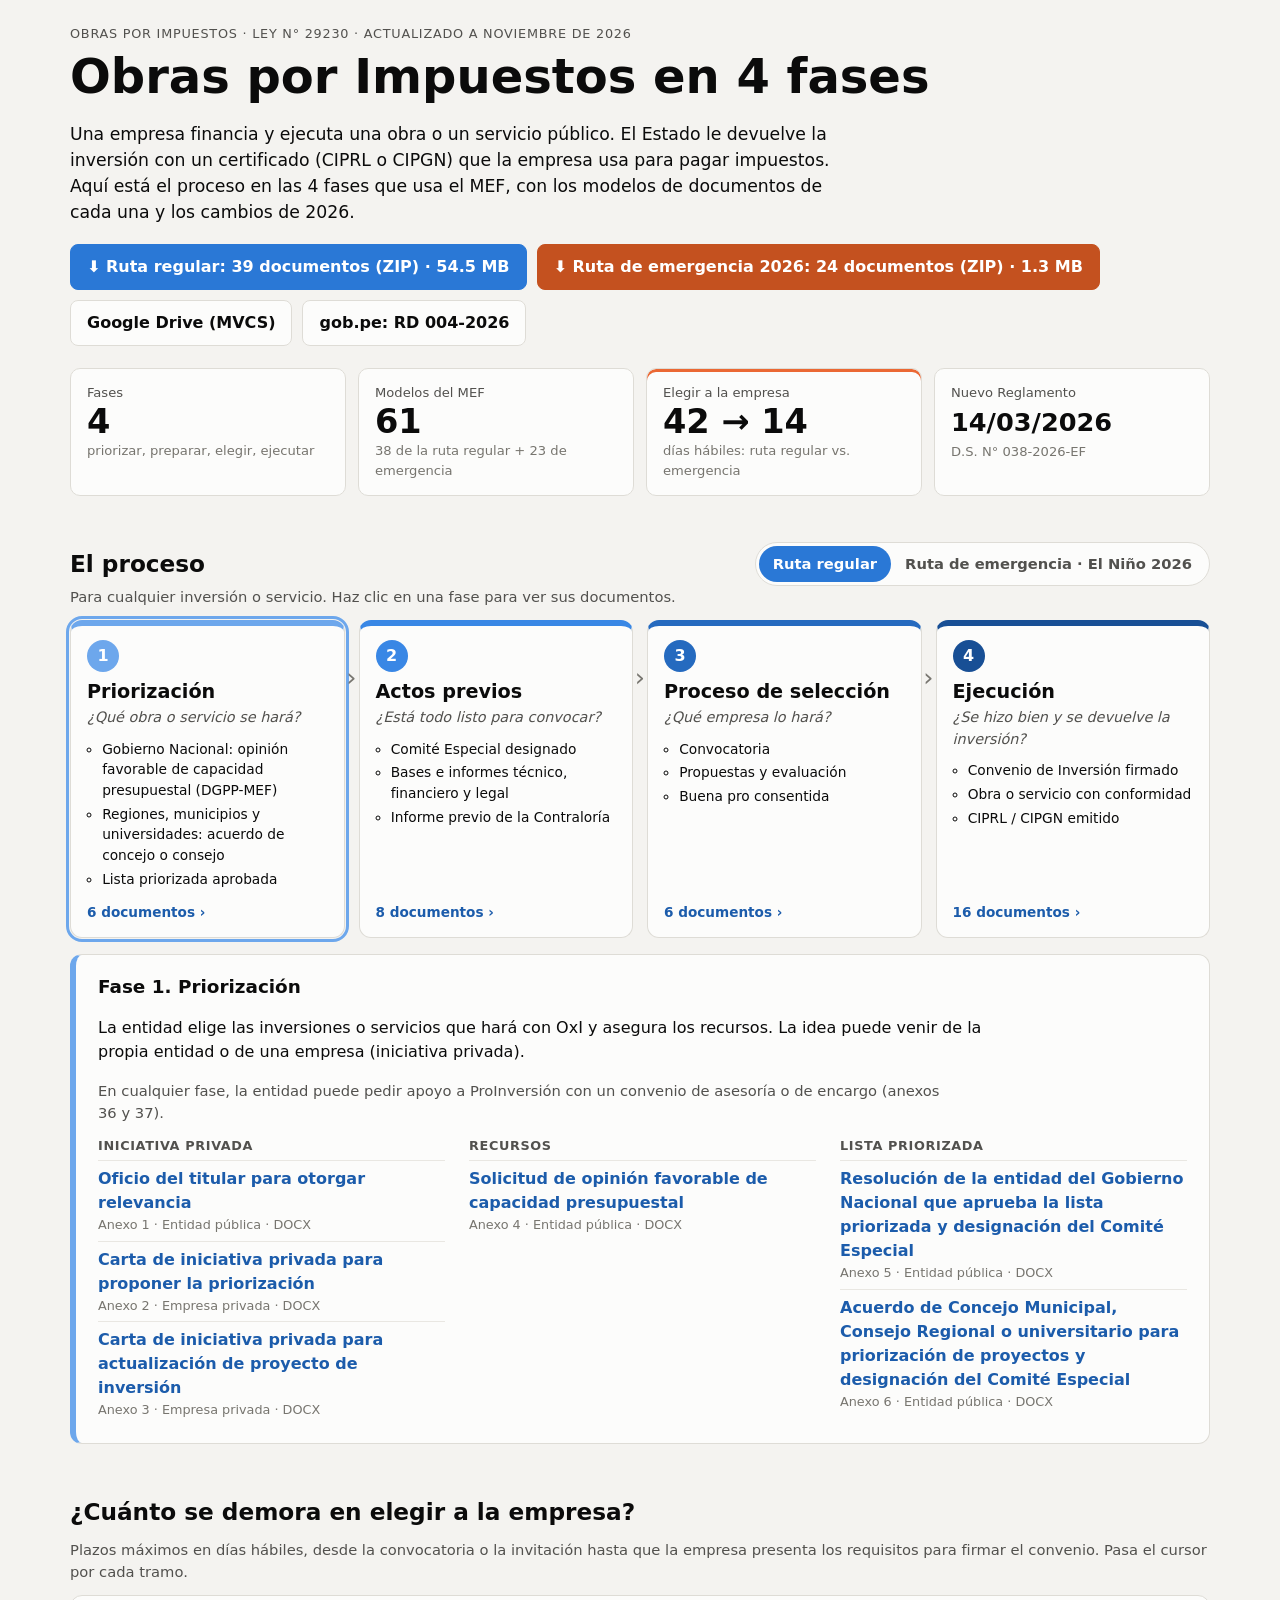
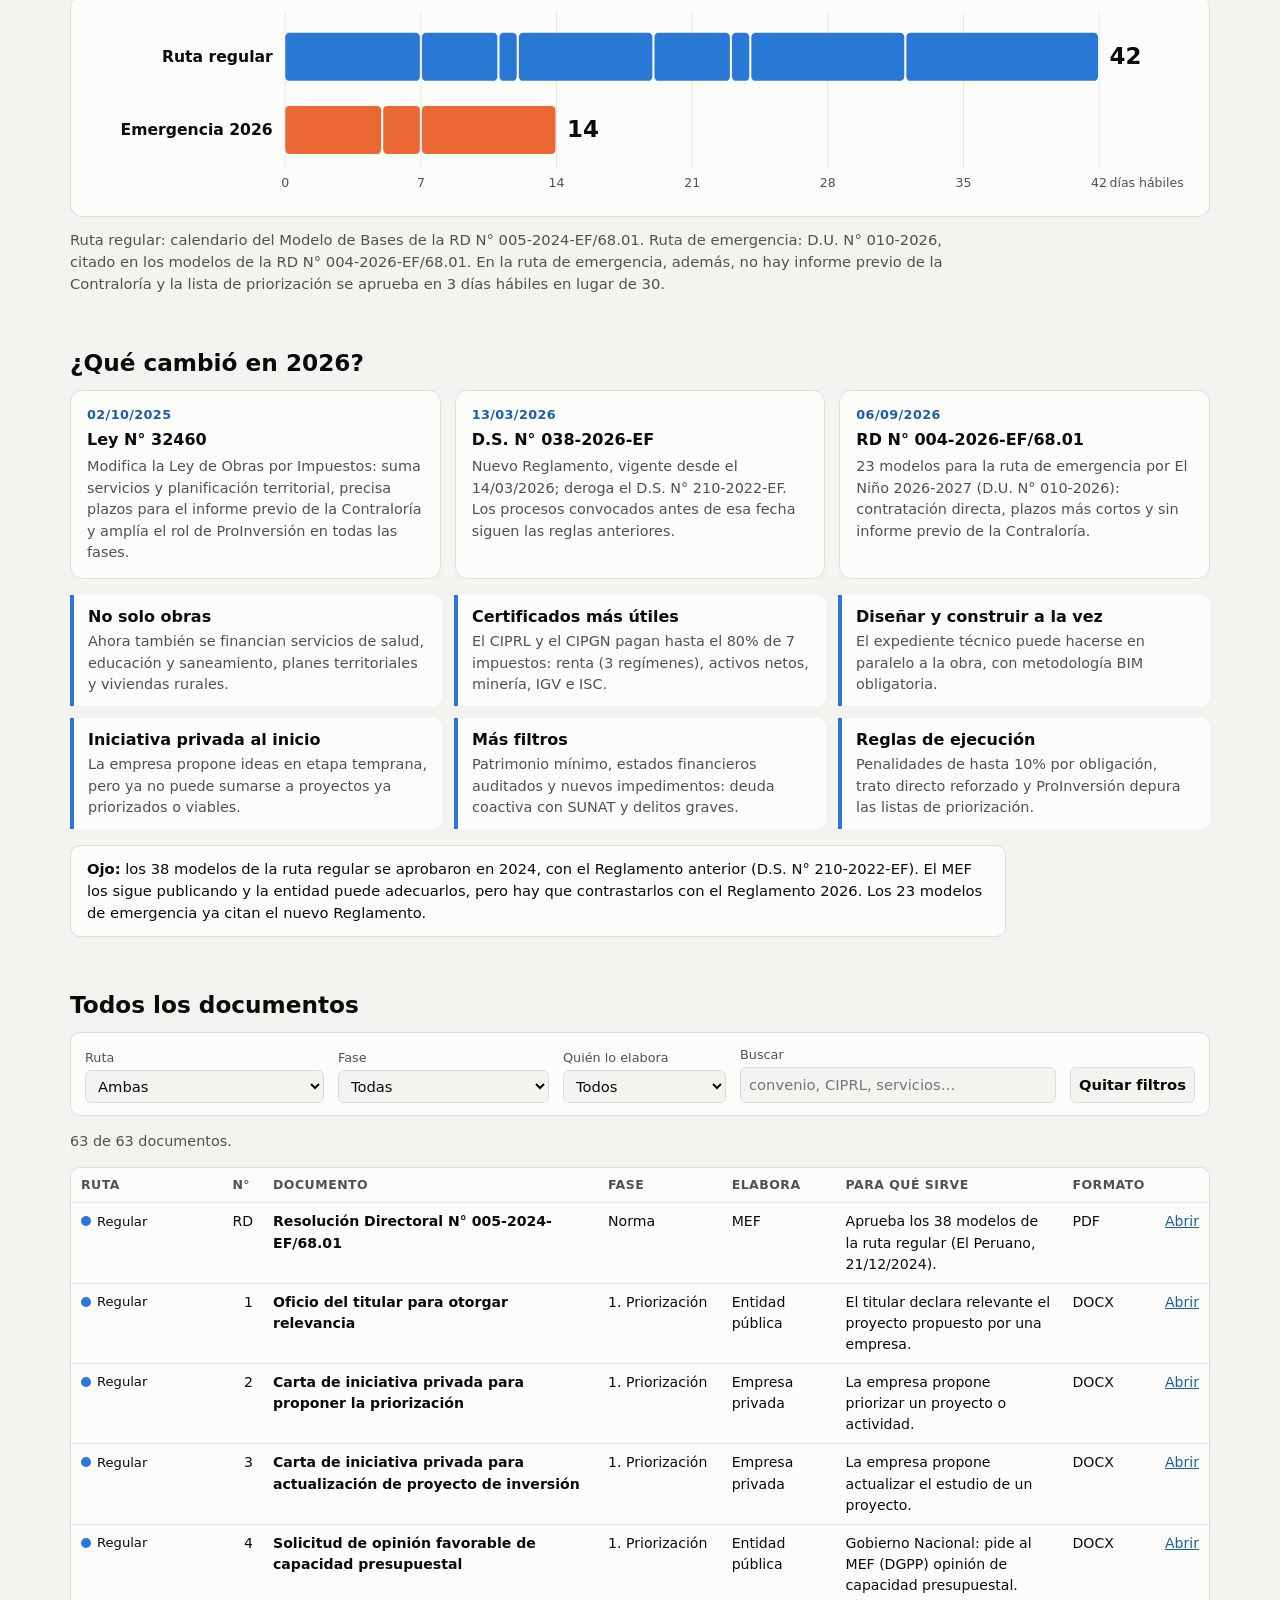
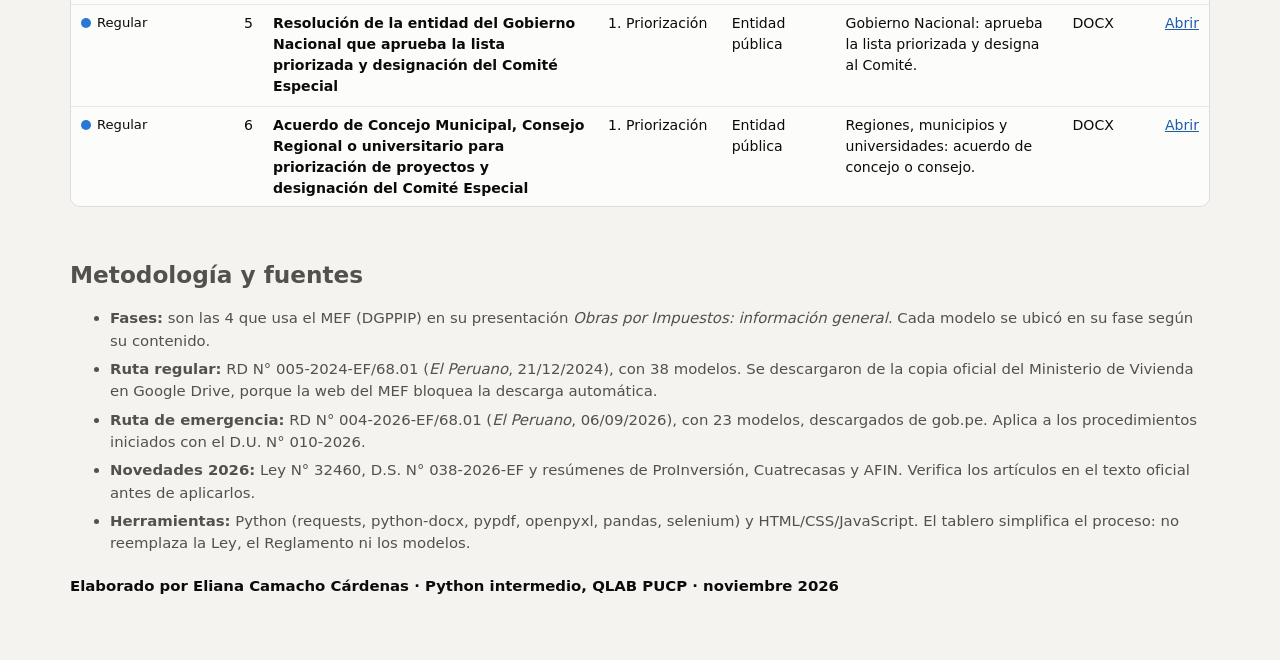
<file: index.html>
<!DOCTYPE html>
<html lang="es"><head><meta charset="utf-8">
<meta http-equiv="refresh" content="0; url=web/">
<title>Obras por Impuestos en 4 fases (actualizado 2026)</title></head>
<body><p>Redirigiendo al <a href="web/">tablero interactivo</a>…</p></body></html>
</file>
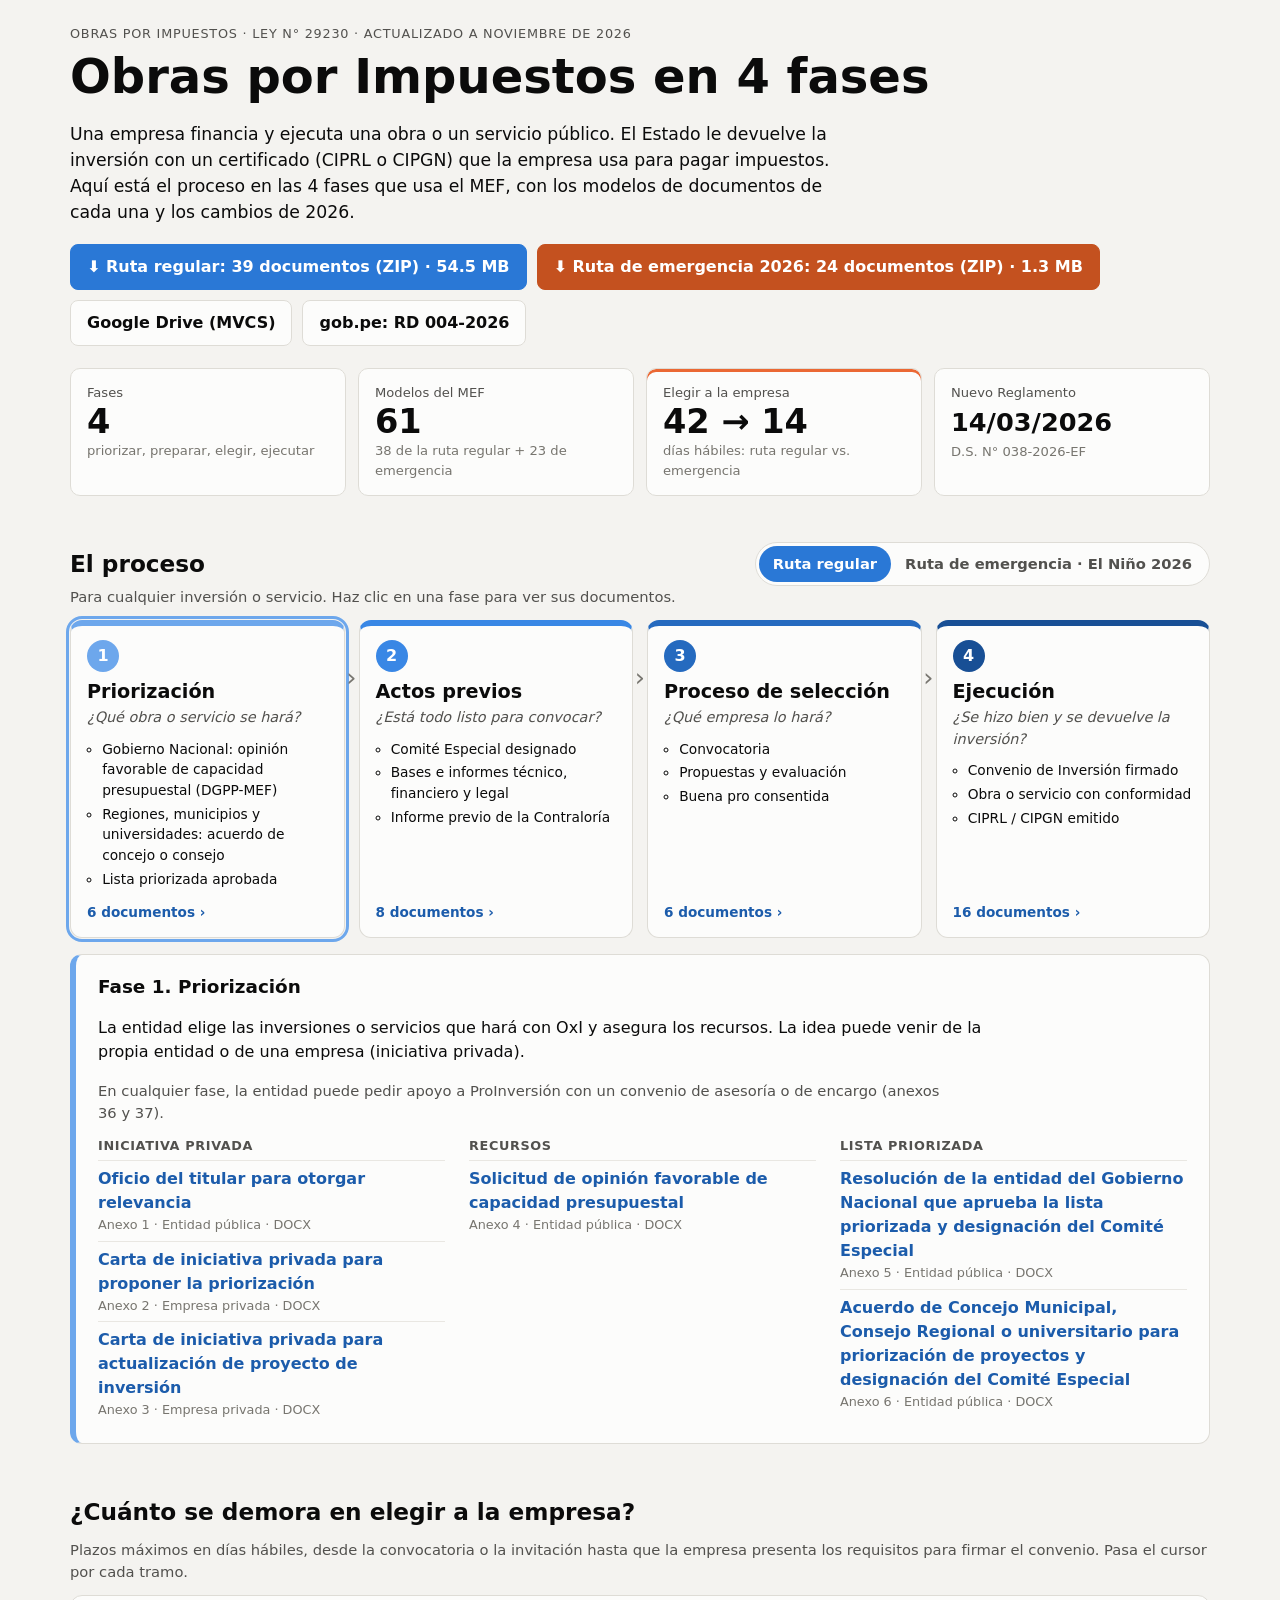
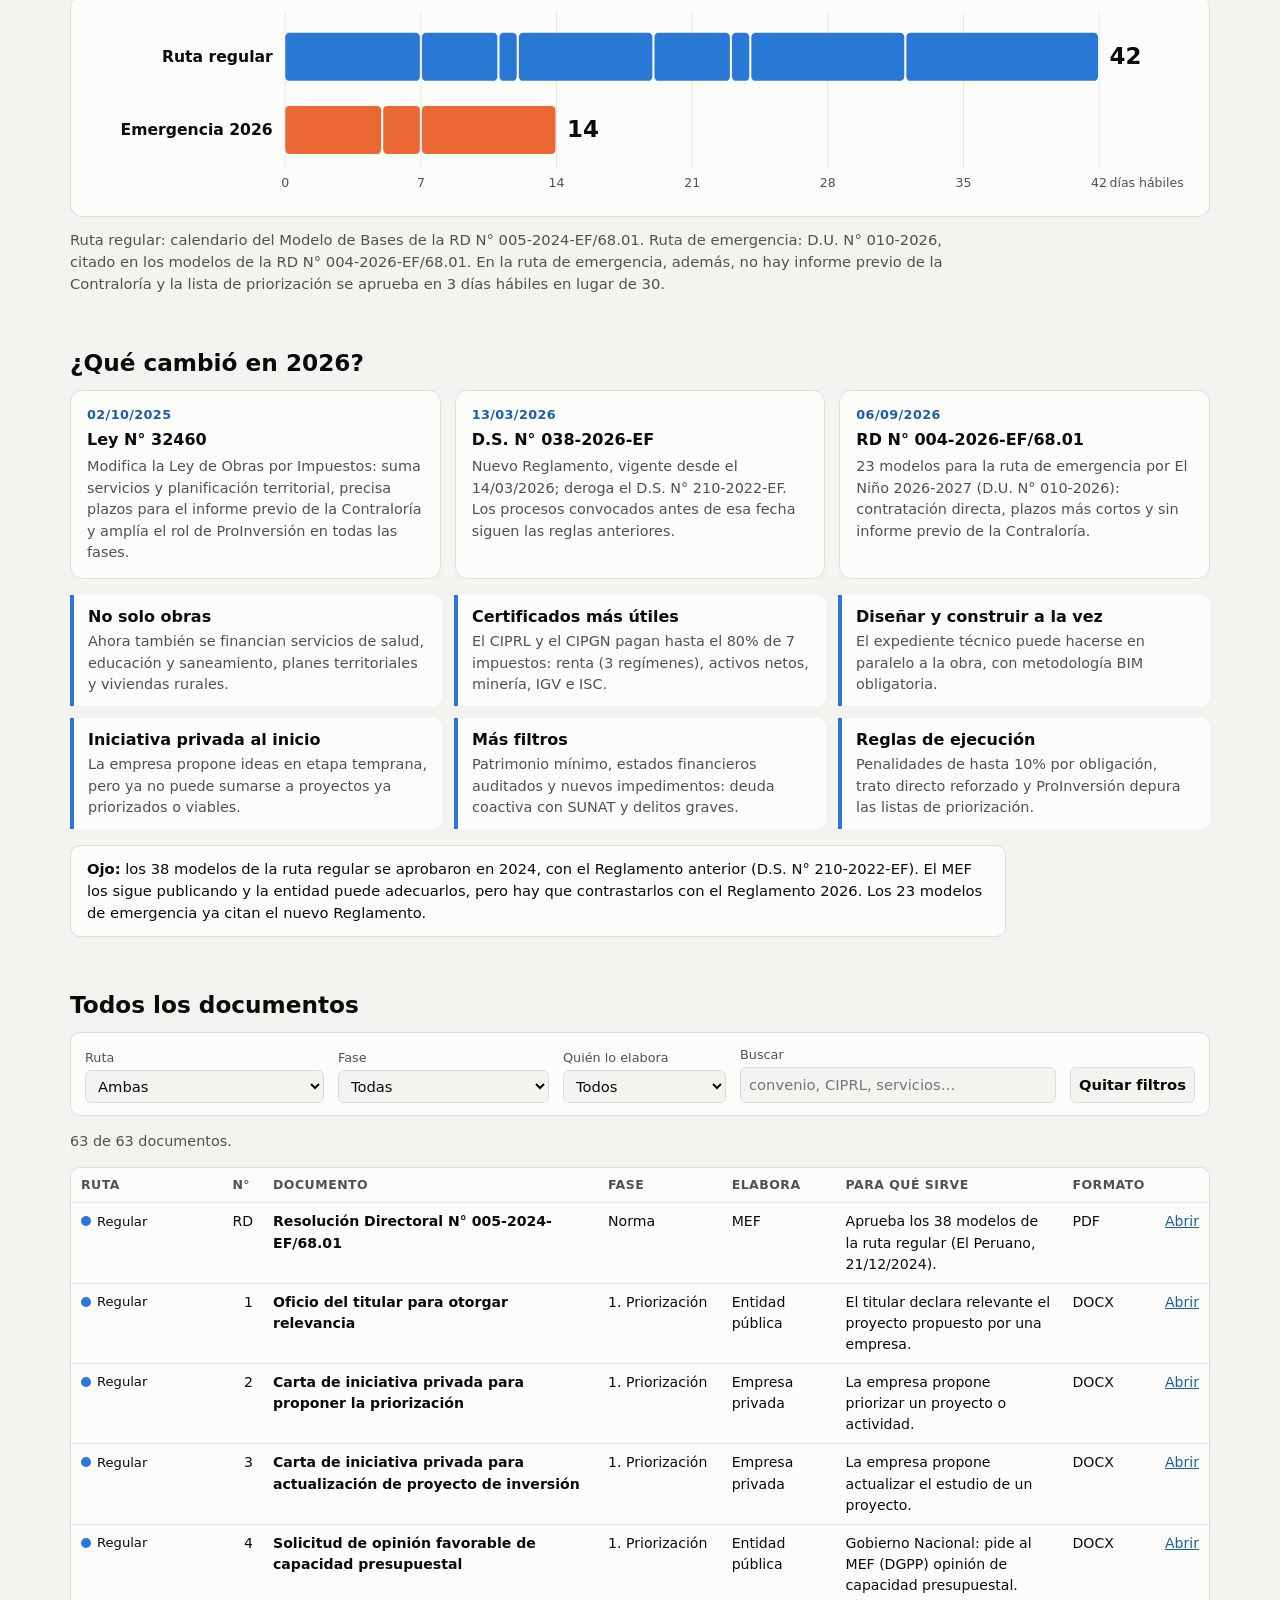
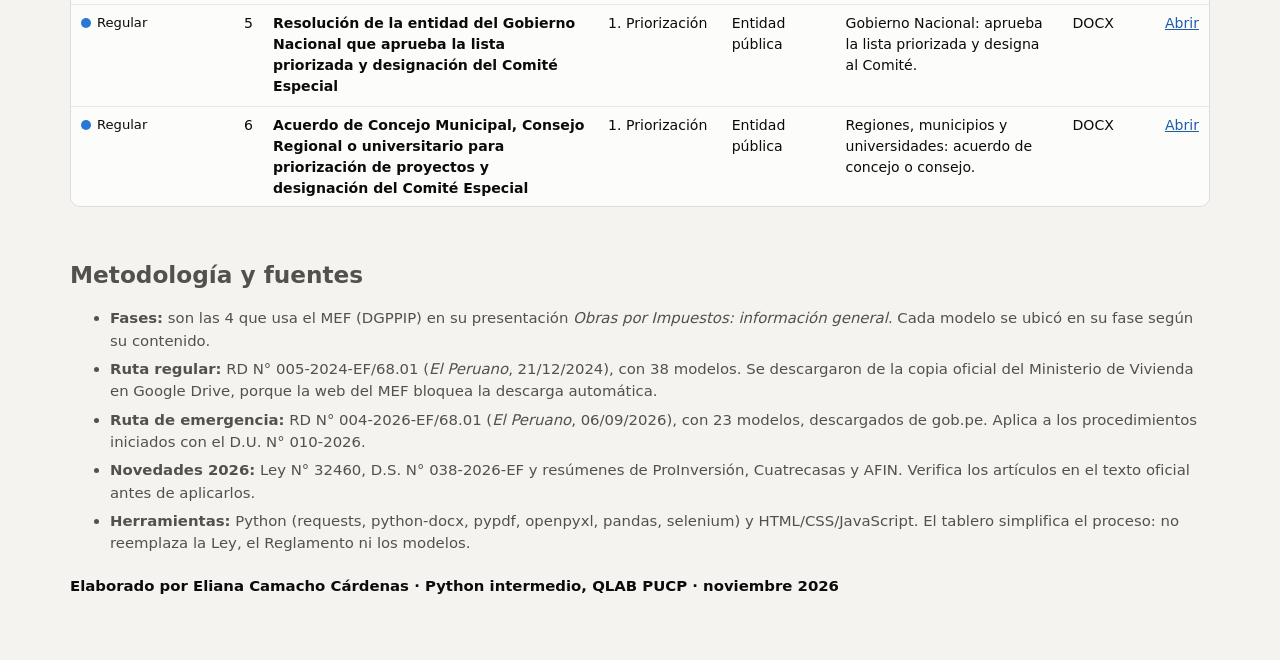
<file: web/index.html>
<!DOCTYPE html>
<html lang="es">
<head>
<meta charset="utf-8">
<meta name="viewport" content="width=device-width, initial-scale=1">
<title>Obras por Impuestos en 4 fases · actualizado 2026</title>
<meta name="description" content="El proceso de Obras por Impuestos simplificado en 4 fases, actualizado con el Reglamento 2026 y la ruta de emergencia por El Niño. Descarga los 61 modelos del MEF.">
<meta property="og:title" content="Obras por Impuestos en 4 fases (actualizado 2026)">
<meta property="og:description" content="Ruta regular y ruta de emergencia El Niño 2026: fases, plazos, novedades y los 61 modelos del MEF para descargar.">
<link rel="stylesheet" href="assets/estilo.css">
<script src="data/proceso.js"></script>
</head>
<body>
<div class="viz-root">

<header class="portada">
  <p class="antetitulo">Obras por Impuestos · Ley N° 29230 · actualizado a noviembre de 2026</p>
  <h1>Obras por Impuestos en 4 fases</h1>
  <p class="contexto">Una empresa financia y ejecuta una obra o un servicio público. El Estado le devuelve la inversión con un certificado (CIPRL o CIPGN) que la empresa usa para pagar impuestos. Aquí está el proceso en las 4 fases que usa el MEF, con los modelos de documentos de cada una y los cambios de 2026.</p>
  <div class="descargas">
    <a class="boton principal" id="zip-regular" href="#" download>⬇ Ruta regular: 39 documentos (ZIP)</a>
    <a class="boton principal naranja" id="zip-emergencia" href="#" download>⬇ Ruta de emergencia 2026: 24 documentos (ZIP)</a>
    <a class="boton" href="https://sites.google.com/vivienda.gob.pe/mvcs-oxi/documentos-oxi-estandarizados" target="_blank" rel="noopener">Google Drive (MVCS)</a>
    <a class="boton" href="https://www.gob.pe/institucion/mef/normas-legales/8563340-004-2026-ef-68-01" target="_blank" rel="noopener">gob.pe: RD 004-2026</a>
  </div>
</header>

<section class="kpis" aria-label="Cifras clave">
  <div class="kpi"><span class="kpi-et">Fases</span><span class="kpi-val">4</span><span class="kpi-sub">priorizar, preparar, elegir, ejecutar</span></div>
  <div class="kpi"><span class="kpi-et">Modelos del MEF</span><span class="kpi-val">61</span><span class="kpi-sub">38 de la ruta regular + 23 de emergencia</span></div>
  <div class="kpi destacado"><span class="kpi-et">Elegir a la empresa</span><span class="kpi-val">42 → 14</span><span class="kpi-sub">días hábiles: ruta regular vs. emergencia</span></div>
  <div class="kpi"><span class="kpi-et">Nuevo Reglamento</span><span class="kpi-val kpi-txt">14/03/2026</span><span class="kpi-sub">D.S. N° 038-2026-EF</span></div>
</section>

<section id="proceso">
  <div class="cabecera-seccion">
    <h2>El proceso</h2>
    <div class="segmentos" role="group" aria-label="Ruta">
      <button type="button" data-ruta="regular" aria-pressed="true">Ruta regular</button>
      <button type="button" data-ruta="emergencia" aria-pressed="false">Ruta de emergencia · El Niño 2026</button>
    </div>
  </div>
  <p class="ayuda" id="ayuda-ruta"></p>
  <ol class="fases" id="fases"></ol>
  <article class="detalle" id="detalle" aria-live="polite"></article>
</section>

<section id="comparacion">
  <h2>¿Cuánto se demora en elegir a la empresa?</h2>
  <p class="ayuda">Plazos máximos en días hábiles, desde la convocatoria o la invitación hasta que la empresa presenta los requisitos para firmar el convenio. Pasa el cursor por cada tramo.</p>
  <div class="tarjeta"><div id="g-comparacion" class="grafico"></div></div>
  <p class="nota">Ruta regular: calendario del Modelo de Bases de la RD N° 005-2024-EF/68.01. Ruta de emergencia: D.U. N° 010-2026, citado en los modelos de la RD N° 004-2026-EF/68.01. En la ruta de emergencia, además, no hay informe previo de la Contraloría y la lista de priorización se aprueba en 3 días hábiles en lugar de 30.</p>
</section>

<section id="novedades">
  <h2>¿Qué cambió en 2026?</h2>
  <ol class="linea-tiempo" id="linea-tiempo"></ol>
  <div class="cambios" id="cambios"></div>
  <p class="aviso"><b>Ojo:</b> los 38 modelos de la ruta regular se aprobaron en 2024, con el Reglamento anterior (D.S. N° 210-2022-EF). El MEF los sigue publicando y la entidad puede adecuarlos, pero hay que contrastarlos con el Reglamento 2026. Los 23 modelos de emergencia ya citan el nuevo Reglamento.</p>
</section>

<section id="catalogo">
  <h2>Todos los documentos</h2>
  <div class="filtros" role="region" aria-label="Filtros">
    <label>Ruta <select id="f-juego"><option value="">Ambas</option><option value="regular">Regular (RD 005-2024)</option><option value="emergencia">Emergencia (RD 004-2026)</option></select></label>
    <label>Fase <select id="f-fase"><option value="">Todas</option></select></label>
    <label>Quién lo elabora <select id="f-elabora"><option value="">Todos</option></select></label>
    <label class="ancho">Buscar <input id="f-texto" type="search" placeholder="convenio, CIPRL, servicios…" autocomplete="off"></label>
    <button id="f-limpiar" type="button">Quitar filtros</button>
  </div>
  <p class="resumen-filtro" id="resumen-filtro" aria-live="polite"></p>
  <div class="tabla-envoltura">
    <table class="tabla" id="tabla">
      <thead><tr><th>Ruta</th><th>N°</th><th>Documento</th><th>Fase</th><th>Elabora</th><th>Para qué sirve</th><th>Formato</th><th></th></tr></thead>
      <tbody></tbody>
    </table>
  </div>
</section>

<section id="metodo" class="metodo">
  <h2>Metodología y fuentes</h2>
  <ul>
    <li><b>Fases:</b> son las 4 que usa el MEF (DGPPIP) en su presentación <i>Obras por Impuestos: información general</i>. Cada modelo se ubicó en su fase según su contenido.</li>
    <li><b>Ruta regular:</b> RD N° 005-2024-EF/68.01 (<i>El Peruano</i>, 21/12/2024), con 38 modelos. Se descargaron de la copia oficial del Ministerio de Vivienda en Google Drive, porque la web del MEF bloquea la descarga automática.</li>
    <li><b>Ruta de emergencia:</b> RD N° 004-2026-EF/68.01 (<i>El Peruano</i>, 06/09/2026), con 23 modelos, descargados de gob.pe. Aplica a los procedimientos iniciados con el D.U. N° 010-2026.</li>
    <li><b>Novedades 2026:</b> Ley N° 32460, D.S. N° 038-2026-EF y resúmenes de ProInversión, Cuatrecasas y AFIN. Verifica los artículos en el texto oficial antes de aplicarlos.</li>
    <li><b>Herramientas:</b> Python (requests, python-docx, pypdf, openpyxl, pandas, selenium) y HTML/CSS/JavaScript. El tablero simplifica el proceso: no reemplaza la Ley, el Reglamento ni los modelos.</li>
  </ul>
  <p class="firma">Elaborado por Eliana Camacho Cárdenas · Python intermedio, QLAB PUCP · noviembre 2026</p>
</section>

<div class="tooltip" id="tooltip" role="tooltip" hidden></div>
</div>
<script src="assets/app.js"></script>
</body>
</html>
</file>
<file: web/assets/estilo.css>
.viz-root {
  color-scheme: light;
  --surface-0: #f4f3f0; --surface-1: #fcfcfb; --borde: #dedcd6; --grid: #e9e7e2;
  --text-primary: #0b0b0b; --text-secondary: #52514e; --text-muted: #77756f;
  --series-1: #2a78d6;           /* ruta regular */
  --series-2: #eb6834;           /* ruta de emergencia */
  --boton-2: #c4511f;
  --acento: #1c5cab;
  /* rampa ordinal azul para las 4 fases */
  --f1: #6da7ec; --f2: #3987e5; --f3: #256abf; --f4: #184f95;
}
@media (prefers-color-scheme: dark) {
  :root:where(:not([data-theme="light"])) .viz-root {
    color-scheme: dark;
    --surface-0: #121211; --surface-1: #1a1a19; --borde: #34332f; --grid: #2a2a27;
    --text-primary: #f0efec; --text-secondary: #c3c2b7; --text-muted: #9a998f;
    --series-1: #3987e5; --series-2: #d95926; --boton-2: #d95926; --acento: #86b6ef;
    --f1: #256abf; --f2: #3987e5; --f3: #5598e7; --f4: #86b6ef;
  }
}
* { box-sizing: border-box; }
body { margin: 0; background: #f4f3f0; }
@media (prefers-color-scheme: dark) { body { background: #121211; } }
.viz-root {
  background: var(--surface-0); color: var(--text-primary);
  font: 16px/1.5 system-ui, -apple-system, "Segoe UI", Roboto, sans-serif;
  max-width: 1180px; margin: 0 auto; padding: 24px 20px 48px;
}
a { color: var(--acento); }
h1 { font-size: clamp(1.9rem, 4.5vw, 3rem); line-height: 1.1; margin: .15em 0 .4em; }
h2 { font-size: 1.45rem; margin: 2.2em 0 .4em; }
h3 { font-size: 1.15rem; margin: 0 0 .3em; }
h4 { font-size: .8rem; text-transform: uppercase; letter-spacing: .05em; color: var(--text-secondary); margin: 0 0 .4em; }
.antetitulo { text-transform: uppercase; letter-spacing: .06em; font-size: .8rem; color: var(--text-secondary); margin: 0; }
.contexto { font-size: 1.08rem; max-width: 70ch; }
.ayuda, .sub, .nota { color: var(--text-secondary); font-size: .92rem; margin: 0 0 .8em; }
.nota { margin-top: .8em; max-width: 95ch; }
.descargas { display: flex; flex-wrap: wrap; gap: 10px; margin: 18px 0 6px; }
.boton { display: inline-block; padding: 10px 16px; border-radius: 8px; text-decoration: none; border: 1px solid var(--borde);
  background: var(--surface-1); color: var(--text-primary); font-weight: 600; }
.boton.principal { background: var(--series-1); border-color: var(--series-1); color: #fff; }
.boton.principal.naranja { background: var(--boton-2); border-color: var(--boton-2); }
.boton:hover { filter: brightness(.95); }

.kpis { display: grid; grid-template-columns: repeat(auto-fit, minmax(200px, 1fr)); gap: 12px; margin-top: 22px; }
.kpi { background: var(--surface-1); border: 1px solid var(--borde); border-radius: 10px; padding: 14px 16px; display: flex; flex-direction: column; }
.kpi.destacado { box-shadow: inset 0 3px 0 var(--series-2); }
.kpi-et { font-size: .82rem; color: var(--text-secondary); }
.kpi-val { font-size: 2.1rem; font-weight: 700; line-height: 1.15; font-variant-numeric: tabular-nums; }
.kpi-val.kpi-txt { font-size: 1.6rem; padding: .2em 0; }
.kpi-sub { font-size: .82rem; color: var(--text-muted); }

.cabecera-seccion { display: flex; flex-wrap: wrap; align-items: end; justify-content: space-between; gap: 10px; }
.cabecera-seccion h2 { margin-bottom: .2em; }
.segmentos { display: inline-flex; border: 1px solid var(--borde); border-radius: 999px; padding: 3px; background: var(--surface-1); }
.segmentos button { font: inherit; font-size: .92rem; font-weight: 600; border: 0; background: transparent; color: var(--text-secondary);
  padding: 7px 14px; border-radius: 999px; cursor: pointer; }
.segmentos button[aria-pressed="true"] { background: var(--series-1); color: #fff; }
.segmentos button[data-ruta="emergencia"][aria-pressed="true"] { background: var(--boton-2); }

.fases { list-style: none; padding: 0; margin: 0; display: grid; grid-template-columns: repeat(4, 1fr); gap: 14px; }
@media (max-width: 900px) { .fases { grid-template-columns: repeat(2, 1fr); } }
@media (max-width: 520px) { .fases { grid-template-columns: 1fr; } }
.fases > li { position: relative; }
@media (min-width: 901px) {
  .fases > li:not(:last-child)::after { content: "›"; position: absolute; right: -12px; top: 38px; font-size: 1.6rem; color: var(--text-muted); }
}
.fase { width: 100%; height: 100%; text-align: left; cursor: pointer; font: inherit; color: inherit; display: flex; flex-direction: column; gap: 4px;
  background: var(--surface-1); border: 1px solid var(--borde); border-top: 6px solid var(--c); border-radius: 12px; padding: 14px 16px; }
.fase .num { display: inline-grid; place-items: center; width: 32px; height: 32px; border-radius: 50%; background: var(--c); color: #fff; font-weight: 700; }
.fase .nom { font-weight: 700; font-size: 1.2rem; line-height: 1.2; margin-top: 4px; }
.fase .preg { color: var(--text-secondary); font-size: .9rem; font-style: italic; }
.fase .hitos { margin: 6px 0 0; padding-left: 1.1em; font-size: .86rem; color: var(--text-primary); flex: 1; }
.fase .hitos li { margin-bottom: 3px; }
.fase .cnt { font-size: .85rem; font-weight: 600; color: var(--acento); margin-top: 6px; }
.fase[aria-pressed="true"] { outline: 3px solid var(--c); outline-offset: 1px; }
button:focus-visible, a:focus-visible, select:focus-visible, input:focus-visible { outline: 3px solid var(--acento); outline-offset: 2px; }

.detalle { margin-top: 16px; background: var(--surface-1); border: 1px solid var(--borde); border-left: 6px solid var(--c); border-radius: 12px; padding: 18px 22px; }
.detalle > p { max-width: 90ch; }
.grupos { display: grid; grid-template-columns: repeat(auto-fit, minmax(260px, 1fr)); gap: 16px 24px; margin-top: 10px; }
.grupo ul { list-style: none; padding: 0; margin: 0; }
.grupo li { padding: 6px 0; border-top: 1px solid var(--grid); }
.grupo li a { font-weight: 600; text-decoration: none; }
.grupo li a:hover { text-decoration: underline; }
.grupo li span { display: block; font-size: .8rem; color: var(--text-muted); }

.tarjeta { background: var(--surface-1); border: 1px solid var(--borde); border-radius: 12px; padding: 16px; }
.grafico svg { display: block; width: 100%; height: auto; overflow: visible; }
.grafico text { fill: var(--text-primary); font-size: 14px; }
.grafico .eje { fill: var(--text-secondary); font-size: 12px; }
.grafico .etq-ruta { font-weight: 600; font-size: 15px; }
.grafico .total { font-weight: 700; font-size: 22px; }
.grafico .rejilla-l { stroke: var(--grid); }
.grafico .tramo { cursor: pointer; }
.grafico .tramo.regular { fill: var(--series-1); }
.grafico .tramo.emergencia { fill: var(--series-2); }
.grafico .tramo:hover { filter: brightness(1.15); }

.linea-tiempo { list-style: none; padding: 0; margin: 0 0 16px; display: grid; grid-template-columns: repeat(3, 1fr); gap: 14px; }
@media (max-width: 820px) { .linea-tiempo { grid-template-columns: 1fr; } }
.linea-tiempo li { background: var(--surface-1); border: 1px solid var(--borde); border-radius: 12px; padding: 14px 16px; display: flex; flex-direction: column; gap: 4px; }
.linea-tiempo .fecha { font-size: .8rem; font-weight: 700; color: var(--acento); letter-spacing: .03em; }
.linea-tiempo span:last-child { font-size: .9rem; color: var(--text-secondary); }
.cambios { display: grid; grid-template-columns: repeat(3, 1fr); gap: 12px; }
@media (max-width: 820px) { .cambios { grid-template-columns: 1fr; } }
.cambio { border-left: 4px solid var(--series-1); background: var(--surface-1); border-radius: 0 10px 10px 0; padding: 10px 14px; display: flex; flex-direction: column; gap: 2px; }
.cambio span { font-size: .9rem; color: var(--text-secondary); }
.aviso { margin-top: 16px; padding: 12px 16px; border-radius: 10px; border: 1px solid var(--borde); background: var(--surface-1); font-size: .92rem; max-width: 100ch; }

.filtros { display: flex; flex-wrap: wrap; gap: 10px 14px; align-items: end; background: var(--surface-1); border: 1px solid var(--borde); border-radius: 10px; padding: 12px 14px; }
.filtros label { display: flex; flex-direction: column; font-size: .8rem; color: var(--text-secondary); gap: 3px; }
.filtros .ancho { flex: 1 1 220px; }
.filtros select, .filtros input, .filtros button { font: inherit; font-size: .92rem; padding: 6px 8px; border: 1px solid var(--borde); border-radius: 6px; background: var(--surface-0); color: var(--text-primary); }
.filtros button { cursor: pointer; font-weight: 600; }
.resumen-filtro { font-size: .9rem; color: var(--text-secondary); min-height: 1.4em; }
.tabla-envoltura { overflow-x: auto; background: var(--surface-1); border: 1px solid var(--borde); border-radius: 10px; max-height: 640px; overflow-y: auto; }
.tabla { border-collapse: collapse; width: 100%; font-size: .88rem; }
.tabla th, .tabla td { padding: 8px 10px; border-bottom: 1px solid var(--grid); text-align: left; vertical-align: top; }
.tabla th { position: sticky; top: 0; background: var(--surface-1); font-size: .78rem; text-transform: uppercase; letter-spacing: .04em; color: var(--text-secondary); }
.tabla td.num { text-align: right; font-variant-numeric: tabular-nums; }
.ruta { display: inline-flex; align-items: center; gap: 6px; white-space: nowrap; font-size: .82rem; }
.ruta::before { content: ""; width: 10px; height: 10px; border-radius: 50%; background: var(--series-1); }
.ruta.emergencia::before { background: var(--series-2); }

.tooltip { position: fixed; pointer-events: none; z-index: 10; background: var(--surface-1); color: var(--text-primary); border: 1px solid var(--borde); border-radius: 8px; padding: 8px 10px; font-size: .85rem; max-width: 300px; box-shadow: 0 4px 16px rgba(0,0,0,.12); }
.tooltip b { display: block; }
.metodo { color: var(--text-secondary); font-size: .93rem; }
.metodo li { margin-bottom: 6px; }
.firma { margin-top: 20px; font-weight: 600; color: var(--text-primary); }
</file>
